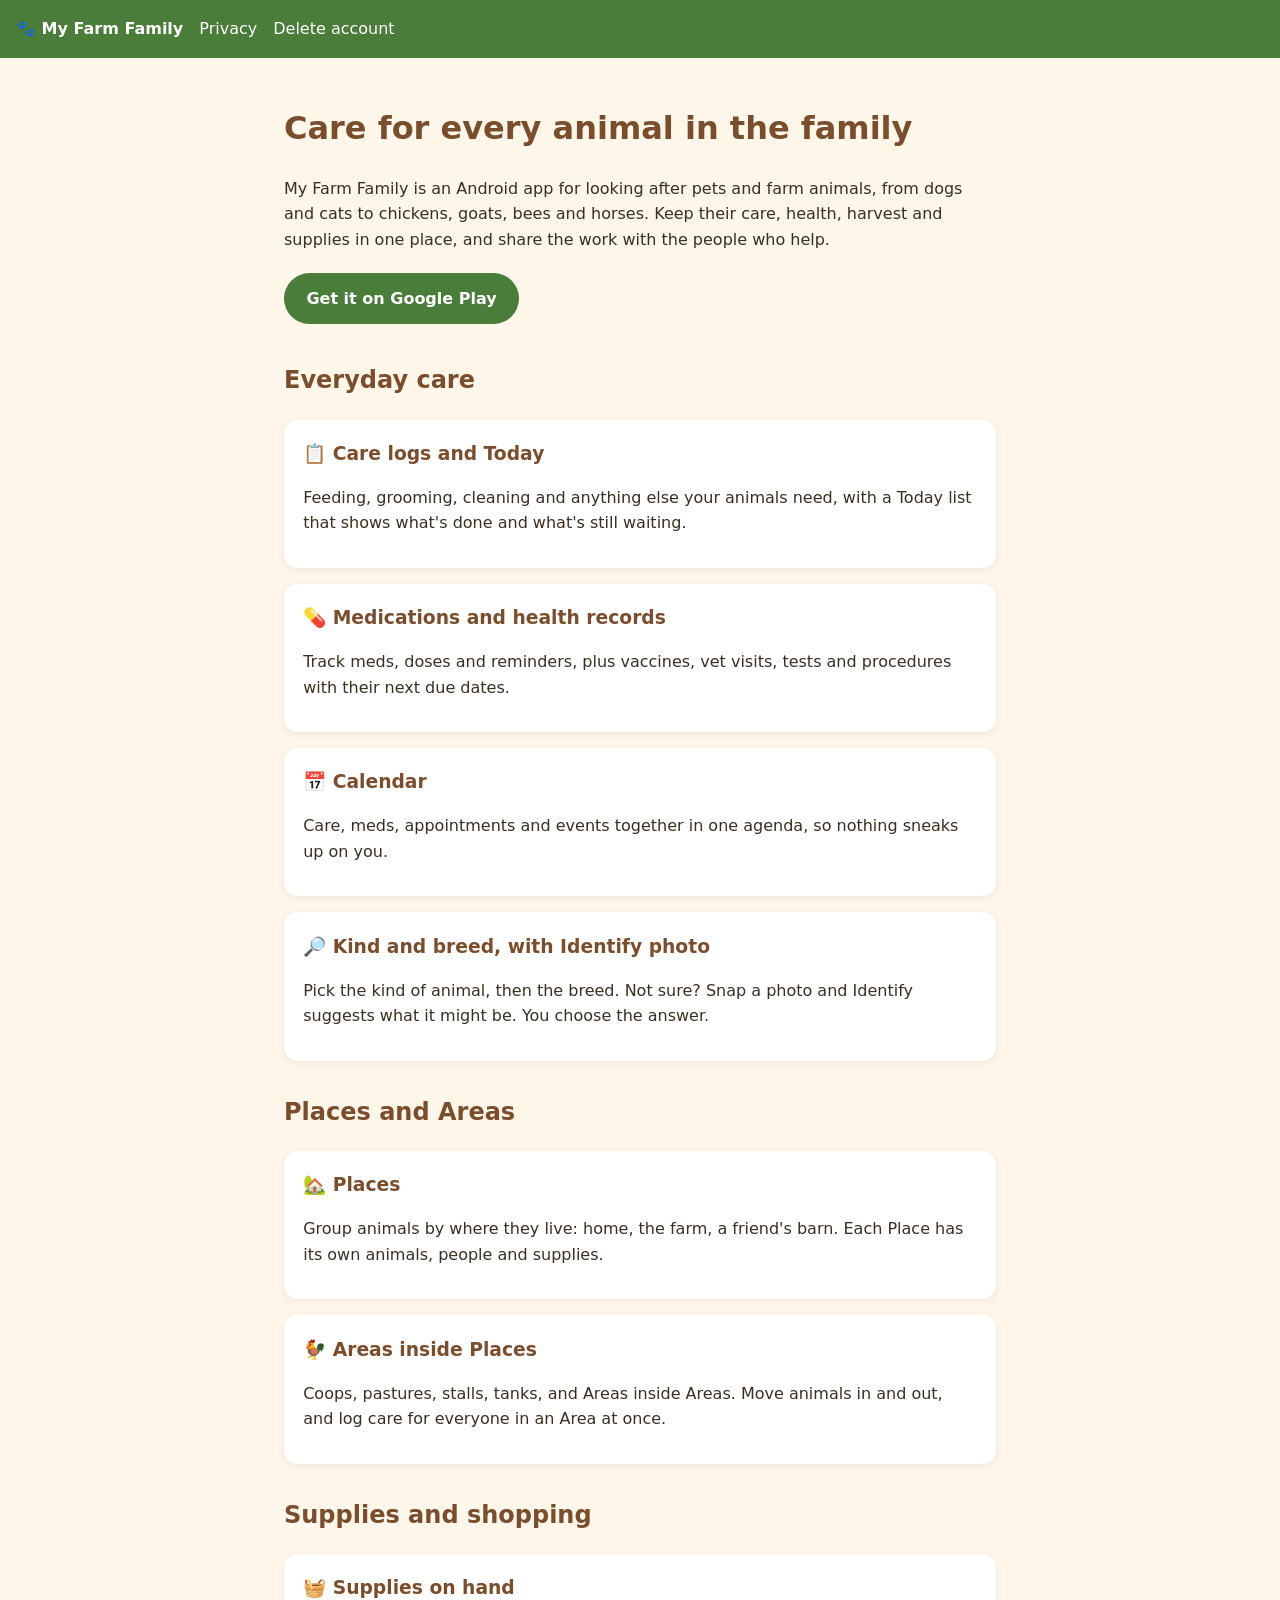
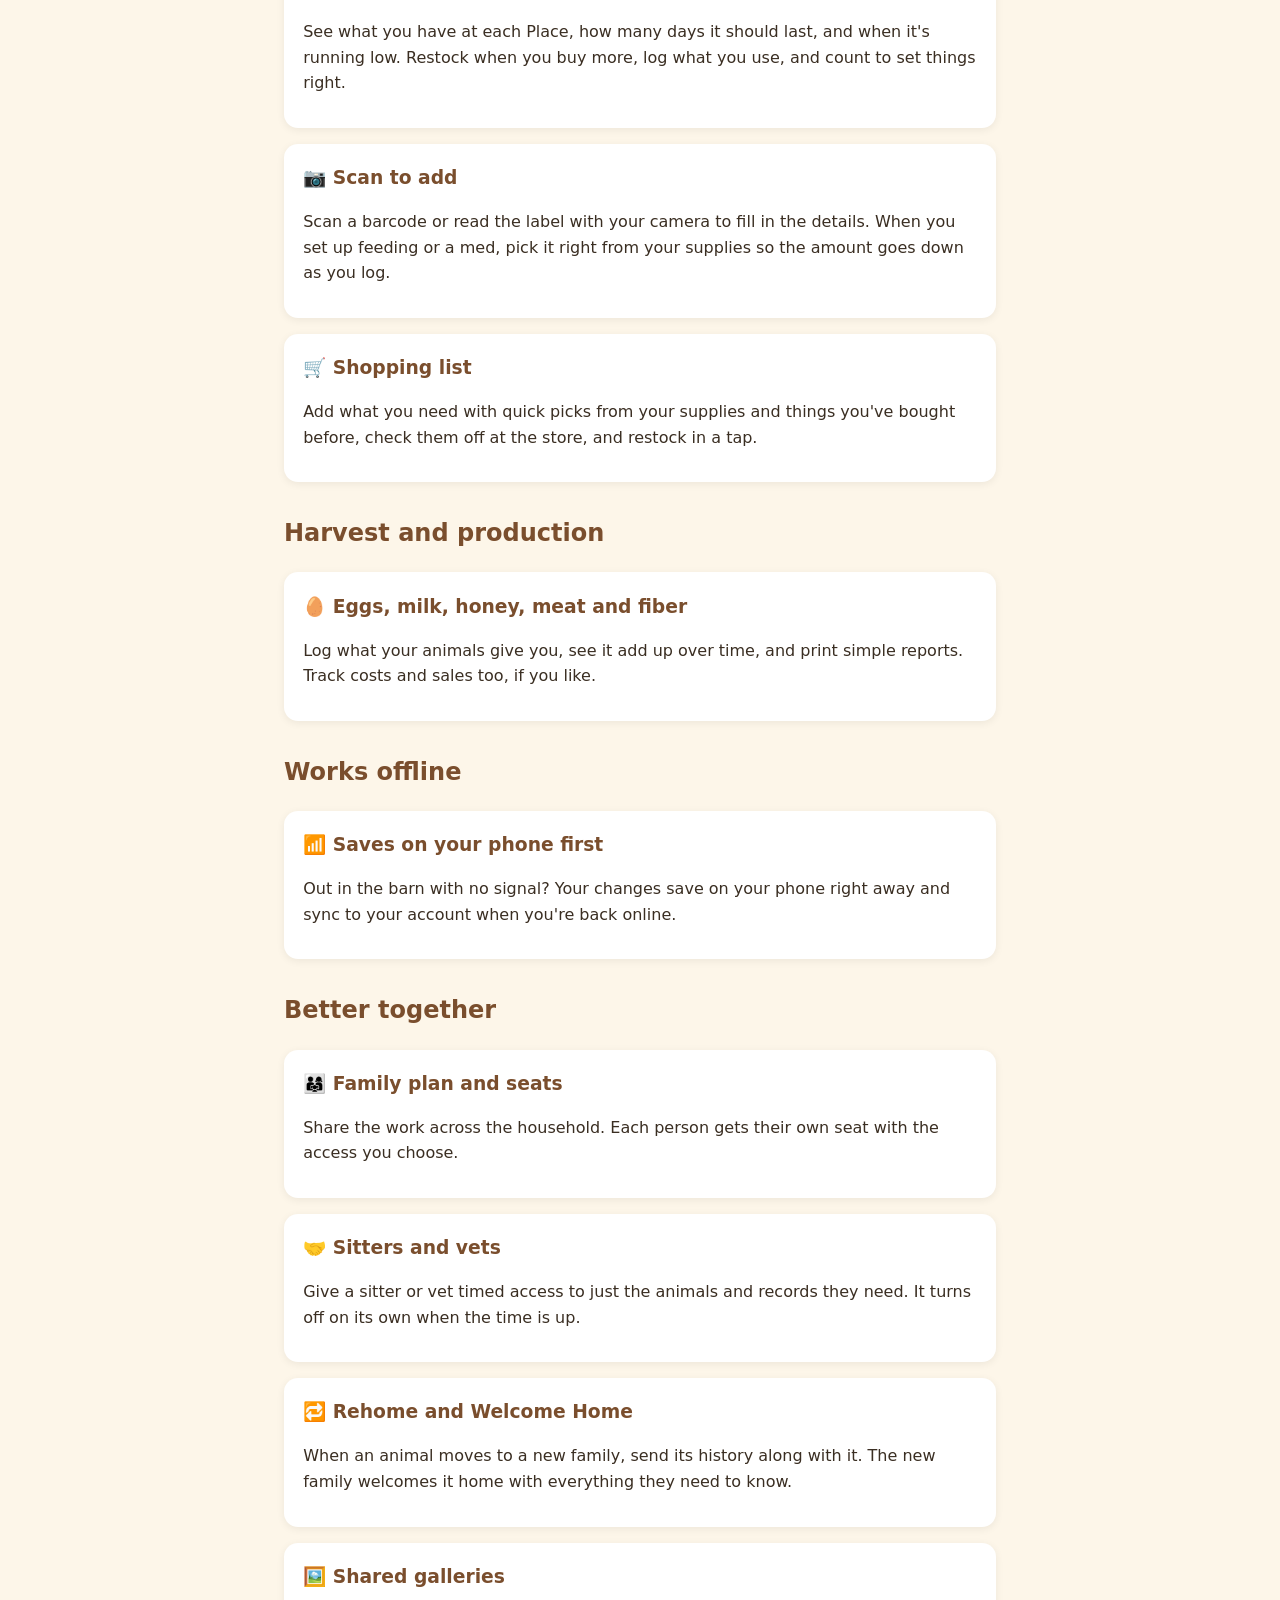
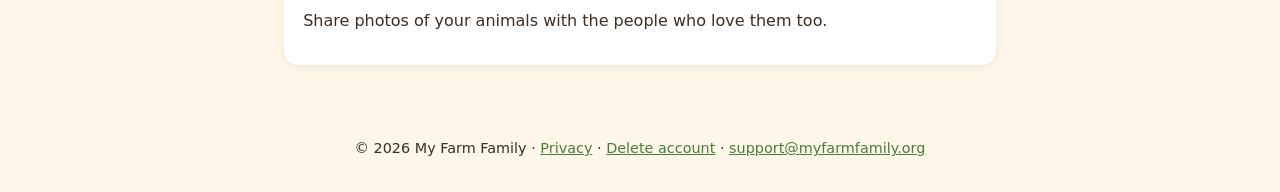
<file: index.html>
<!doctype html><html lang="en"><head><meta charset="utf-8"><meta name="viewport" content="width=device-width,initial-scale=1"><link rel="stylesheet" href="/style.css"><title>My Farm Family – pet & farm animal care</title><meta name="description" content="Care, meds, harvest and supplies for pets and farm animals. Works offline, syncs when you're back, and shares with family, sitters and vets."></head><body><header><a href="/">🐾 My Farm Family</a><nav style="display:inline"><a href="/privacy/">Privacy</a><a href="/delete-account/">Delete account</a></nav></header><main>
<h1>Care for every animal in the family</h1><p>My Farm Family is an Android app for looking after pets and farm animals, from dogs and cats to chickens, goats, bees and horses. Keep their care, health, harvest and supplies in one place, and share the work with the people who help.</p>
<p><a class="btn" href="https://play.google.com/store/apps/details?id=family.myfarm.app">Get it on Google Play</a></p>

<h2>Everyday care</h2>
<div class="card"><h3>📋 Care logs and Today</h3><p>Feeding, grooming, cleaning and anything else your animals need, with a Today list that shows what's done and what's still waiting.</p></div>
<div class="card"><h3>💊 Medications and health records</h3><p>Track meds, doses and reminders, plus vaccines, vet visits, tests and procedures with their next due dates.</p></div>
<div class="card"><h3>📅 Calendar</h3><p>Care, meds, appointments and events together in one agenda, so nothing sneaks up on you.</p></div>
<div class="card"><h3>🔎 Kind and breed, with Identify photo</h3><p>Pick the kind of animal, then the breed. Not sure? Snap a photo and Identify suggests what it might be. You choose the answer.</p></div>

<h2>Places and Areas</h2>
<div class="card"><h3>🏡 Places</h3><p>Group animals by where they live: home, the farm, a friend's barn. Each Place has its own animals, people and supplies.</p></div>
<div class="card"><h3>🐓 Areas inside Places</h3><p>Coops, pastures, stalls, tanks, and Areas inside Areas. Move animals in and out, and log care for everyone in an Area at once.</p></div>

<h2>Supplies and shopping</h2>
<div class="card"><h3>🧺 Supplies on hand</h3><p>See what you have at each Place, how many days it should last, and when it's running low. Restock when you buy more, log what you use, and count to set things right.</p></div>
<div class="card"><h3>📷 Scan to add</h3><p>Scan a barcode or read the label with your camera to fill in the details. When you set up feeding or a med, pick it right from your supplies so the amount goes down as you log.</p></div>
<div class="card"><h3>🛒 Shopping list</h3><p>Add what you need with quick picks from your supplies and things you've bought before, check them off at the store, and restock in a tap.</p></div>

<h2>Harvest and production</h2>
<div class="card"><h3>🥚 Eggs, milk, honey, meat and fiber</h3><p>Log what your animals give you, see it add up over time, and print simple reports. Track costs and sales too, if you like.</p></div>

<h2>Works offline</h2>
<div class="card"><h3>📶 Saves on your phone first</h3><p>Out in the barn with no signal? Your changes save on your phone right away and sync to your account when you're back online.</p></div>

<h2>Better together</h2>
<div class="card"><h3>👨‍👩‍👧 Family plan and seats</h3><p>Share the work across the household. Each person gets their own seat with the access you choose.</p></div>
<div class="card"><h3>🤝 Sitters and vets</h3><p>Give a sitter or vet timed access to just the animals and records they need. It turns off on its own when the time is up.</p></div>
<div class="card"><h3>🔁 Rehome and Welcome Home</h3><p>When an animal moves to a new family, send its history along with it. The new family welcomes it home with everything they need to know.</p></div>
<div class="card"><h3>🖼️ Shared galleries</h3><p>Share photos of your animals with the people who love them too.</p></div>
</main><footer>© 2026 My Farm Family · <a href="/privacy/">Privacy</a> · <a href="/delete-account/">Delete account</a> · <a href="mailto:support@myfarmfamily.org">support@myfarmfamily.org</a></footer></body></html>
</file>
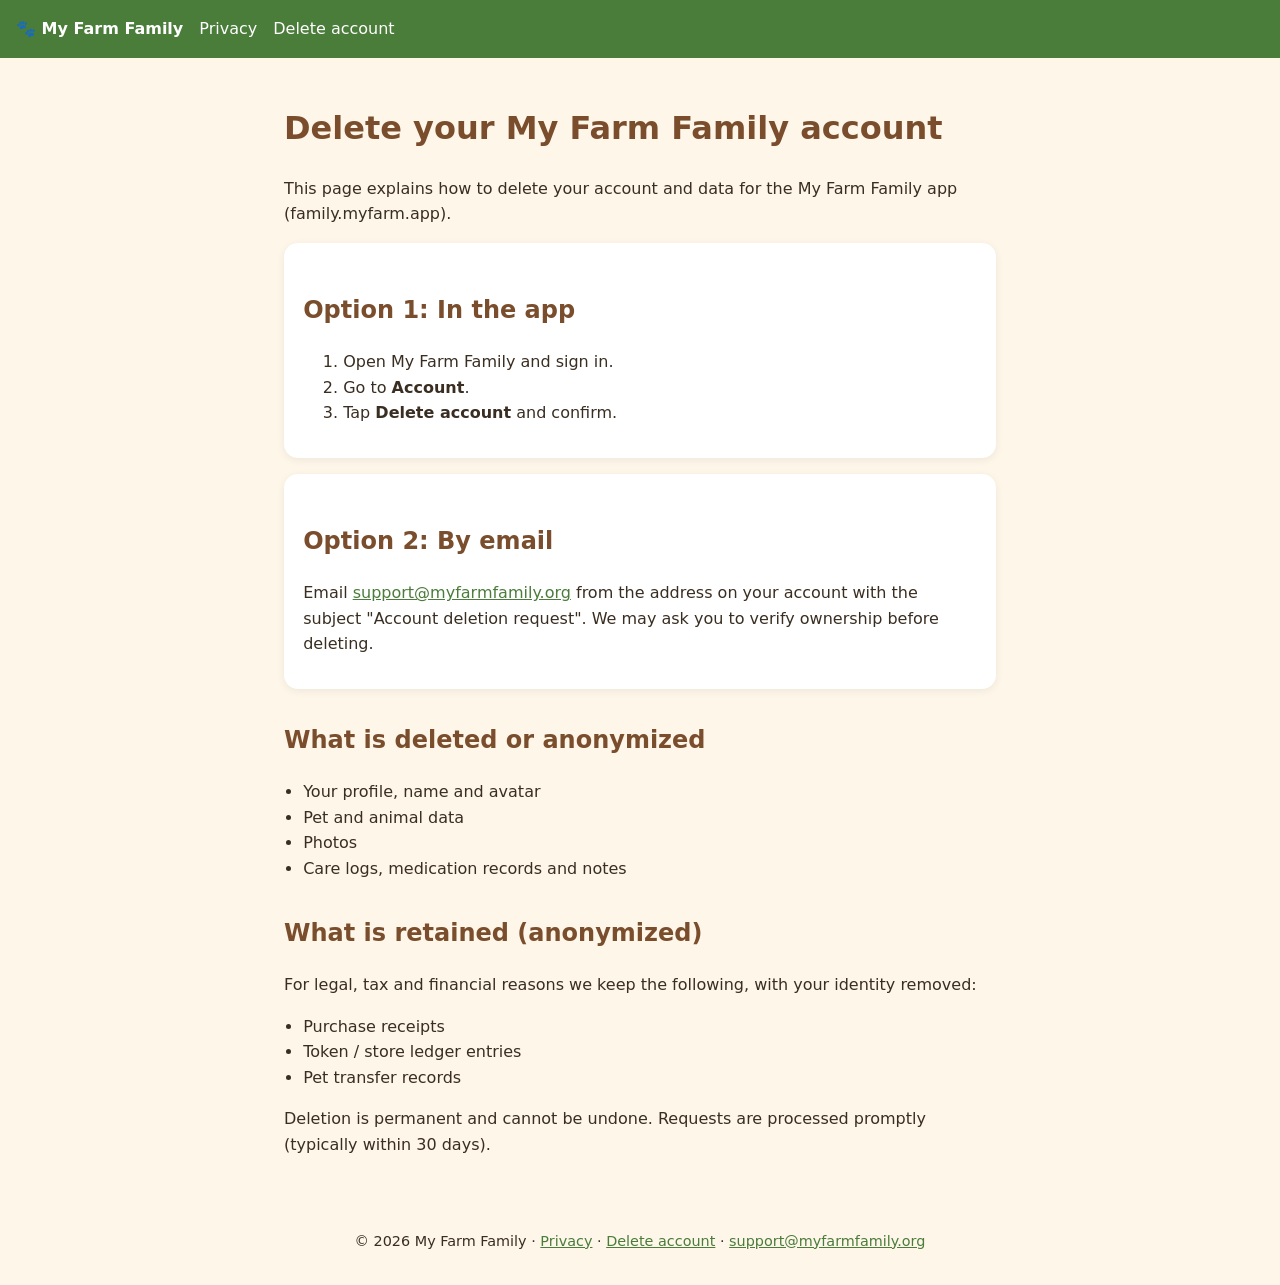
<file: delete-account/index.html>
<!doctype html><html lang="en"><head><meta charset="utf-8"><meta name="viewport" content="width=device-width,initial-scale=1"><link rel="stylesheet" href="/style.css"><title>Delete your account – My Farm Family</title></head><body><header><a href="/">🐾 My Farm Family</a><nav style="display:inline"><a href="/privacy/">Privacy</a><a href="/delete-account/">Delete account</a></nav></header><main>
<h1>Delete your My Farm Family account</h1><p>This page explains how to delete your account and data for the My Farm Family app (family.myfarm.app).</p>
<div class="card"><h2>Option 1: In the app</h2><ol><li>Open My Farm Family and sign in.</li><li>Go to <b>Account</b>.</li><li>Tap <b>Delete account</b> and confirm.</li></ol></div>
<div class="card"><h2>Option 2: By email</h2><p>Email <a href="mailto:support@myfarmfamily.org?subject=Account%20deletion%20request">support@myfarmfamily.org</a> from the address on your account with the subject "Account deletion request". We may ask you to verify ownership before deleting.</p></div>
<h2>What is deleted or anonymized</h2><ul><li>Your profile, name and avatar</li><li>Pet and animal data</li><li>Photos</li><li>Care logs, medication records and notes</li></ul>
<h2>What is retained (anonymized)</h2><p>For legal, tax and financial reasons we keep the following, with your identity removed:</p><ul><li>Purchase receipts</li><li>Token / store ledger entries</li><li>Pet transfer records</li></ul>
<p>Deletion is permanent and cannot be undone. Requests are processed promptly (typically within 30 days).</p>
</main><footer>© 2026 My Farm Family · <a href="/privacy/">Privacy</a> · <a href="/delete-account/">Delete account</a> · <a href="mailto:support@myfarmfamily.org">support@myfarmfamily.org</a></footer></body></html>
</file>
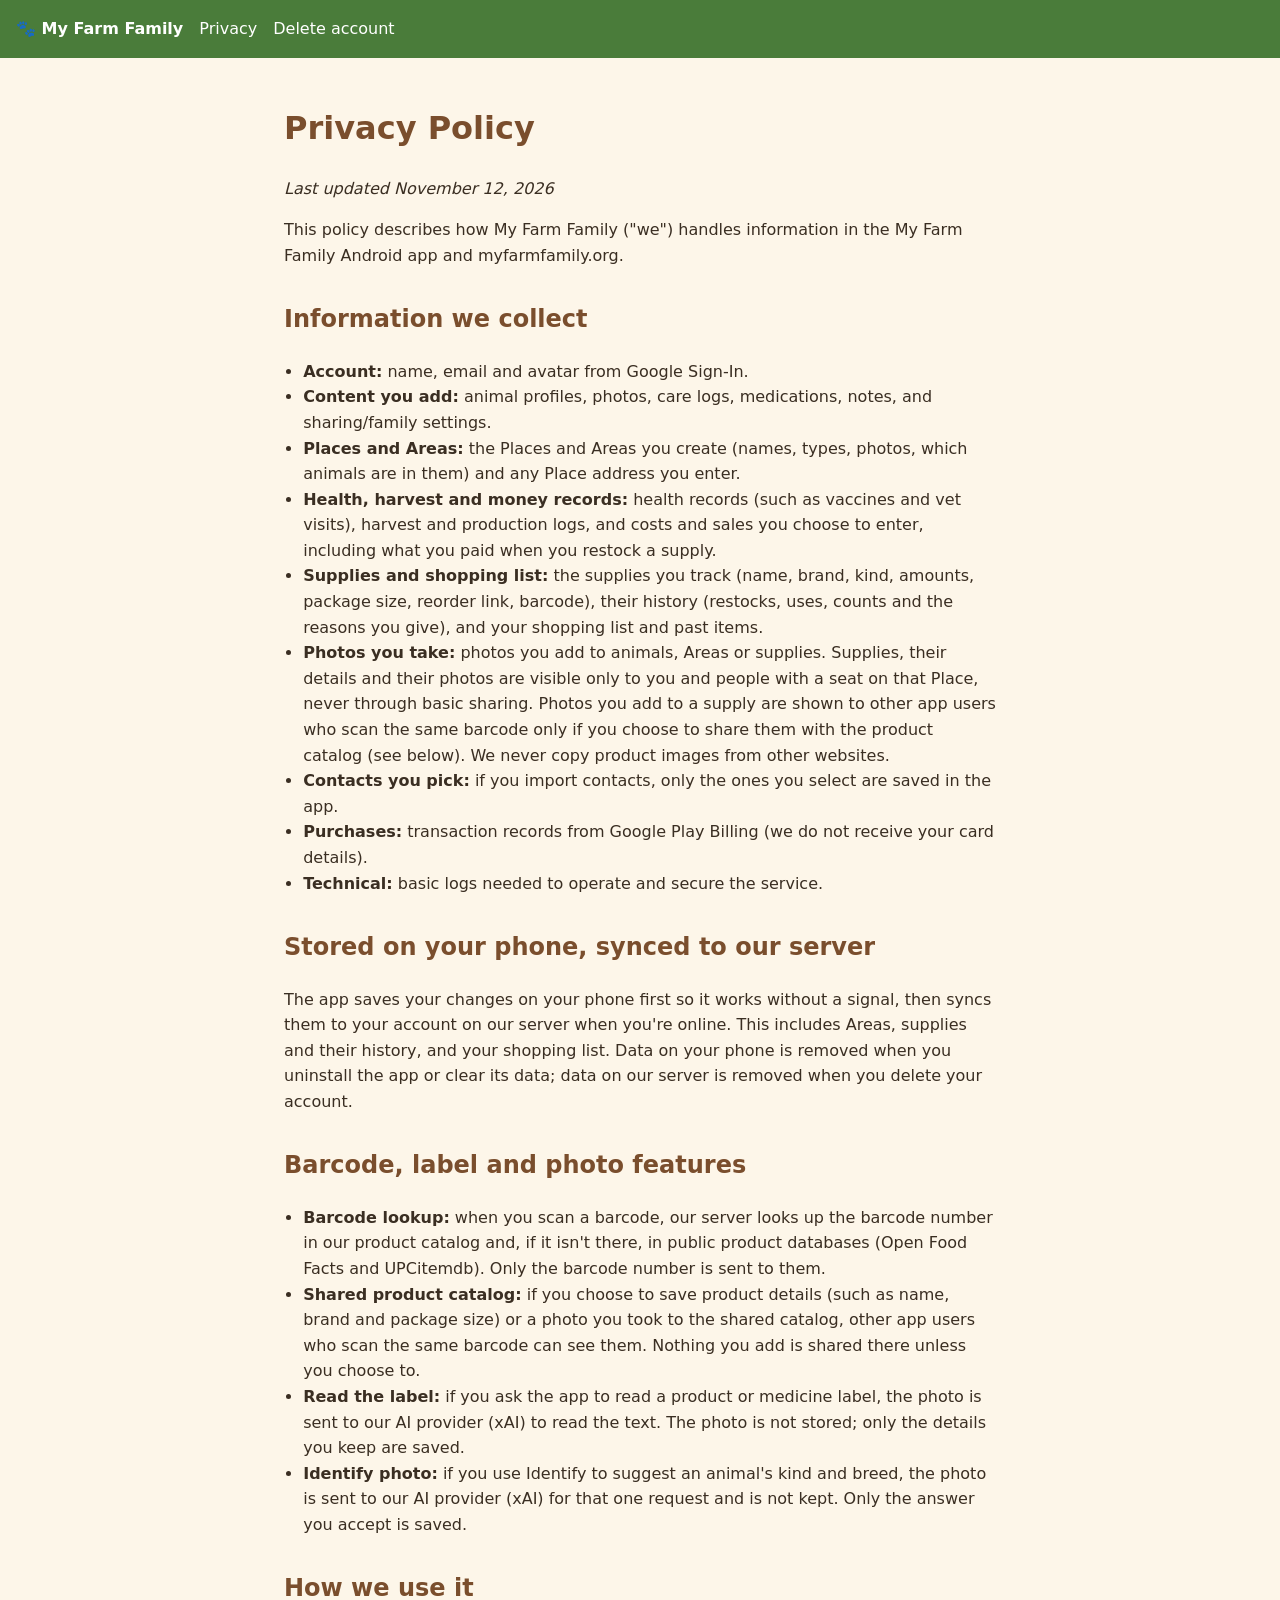
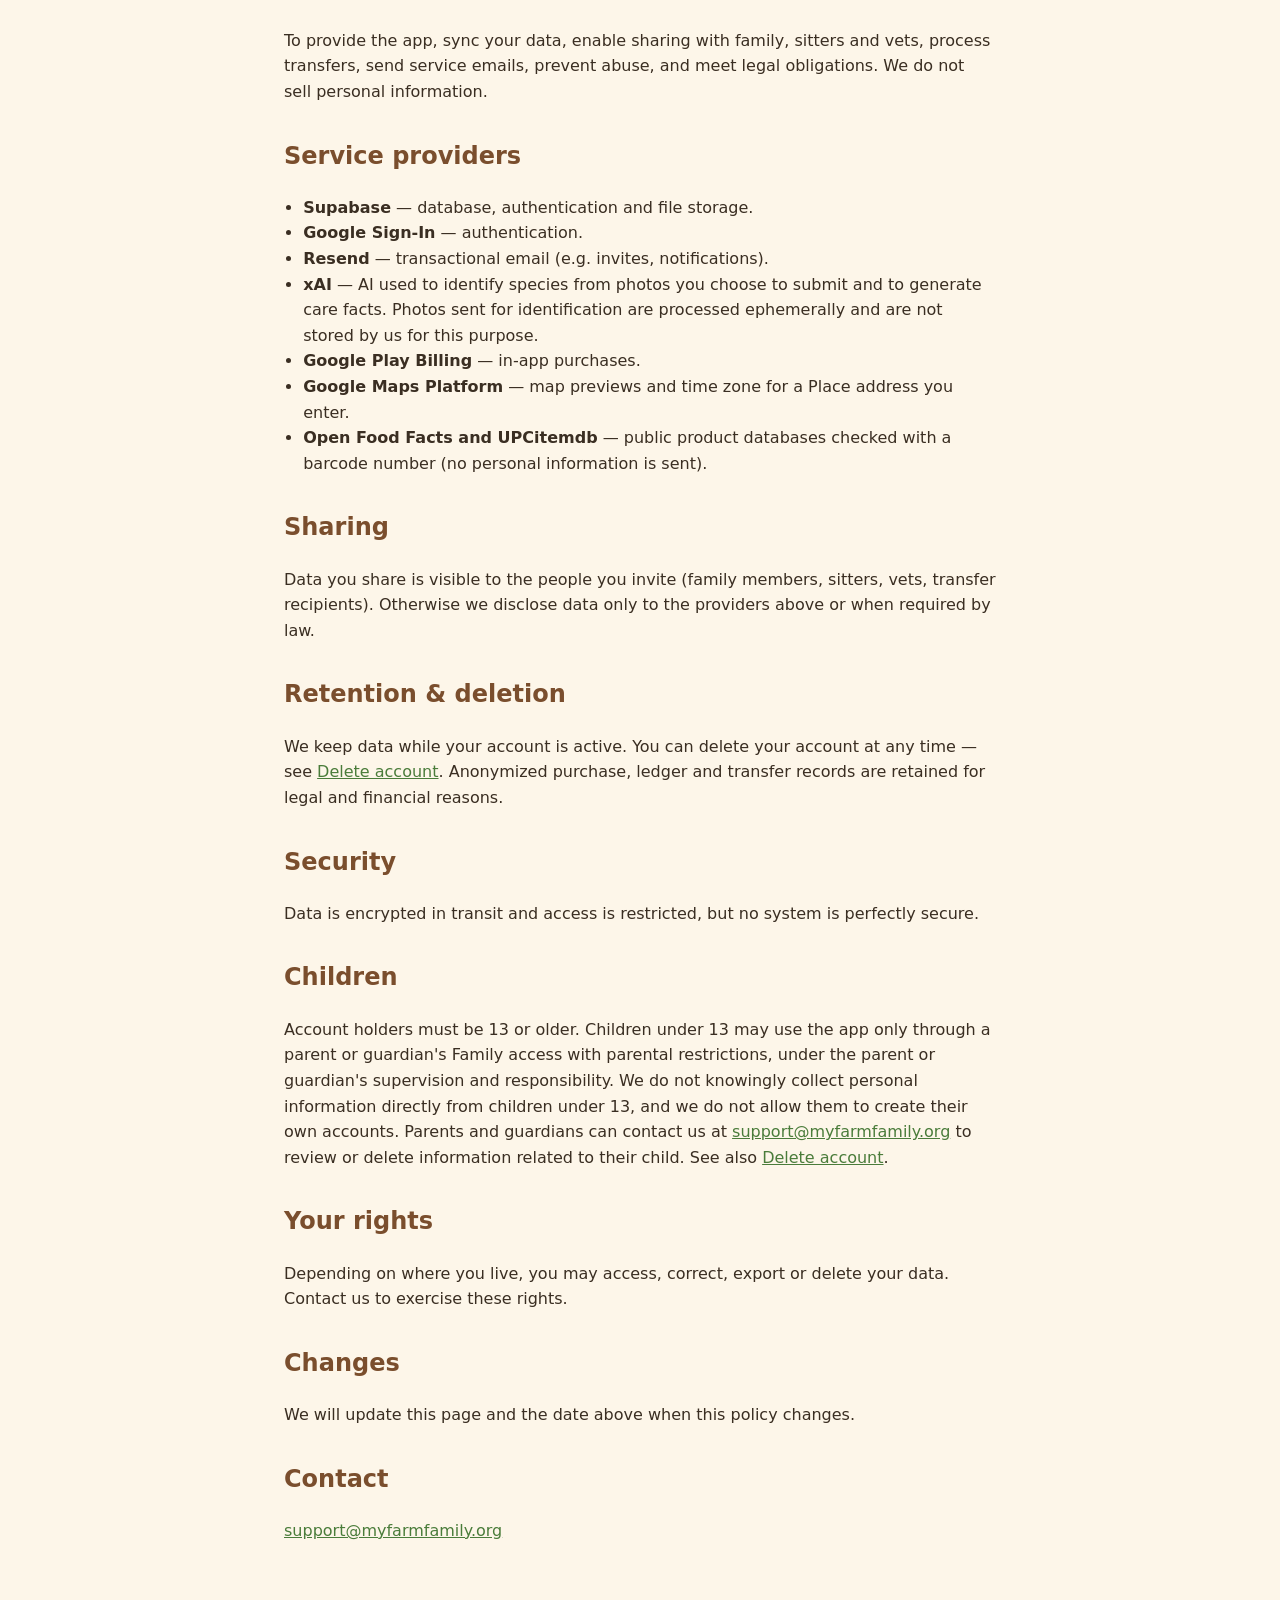
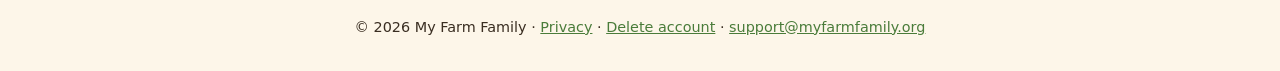
<file: privacy/index.html>
<!doctype html><html lang="en"><head><meta charset="utf-8"><meta name="viewport" content="width=device-width,initial-scale=1"><link rel="stylesheet" href="/style.css"><title>Privacy Policy – My Farm Family</title></head><body><header><a href="/">🐾 My Farm Family</a><nav style="display:inline"><a href="/privacy/">Privacy</a><a href="/delete-account/">Delete account</a></nav></header><main>
<h1>Privacy Policy</h1><p><i>Last updated November 12, 2026</i></p>
<!-- OWNER: review this policy (and with counsel if needed) before publishing. -->
<p>This policy describes how My Farm Family ("we") handles information in the My Farm Family Android app and myfarmfamily.org.</p>
<h2>Information we collect</h2><ul><li><b>Account:</b> name, email and avatar from Google Sign-In.</li><li><b>Content you add:</b> animal profiles, photos, care logs, medications, notes, and sharing/family settings.</li><li><b>Places and Areas:</b> the Places and Areas you create (names, types, photos, which animals are in them) and any Place address you enter.</li><li><b>Health, harvest and money records:</b> health records (such as vaccines and vet visits), harvest and production logs, and costs and sales you choose to enter, including what you paid when you restock a supply.</li><li><b>Supplies and shopping list:</b> the supplies you track (name, brand, kind, amounts, package size, reorder link, barcode), their history (restocks, uses, counts and the reasons you give), and your shopping list and past items.</li><li><b>Photos you take:</b> photos you add to animals, Areas or supplies. Supplies, their details and their photos are visible only to you and people with a seat on that Place, never through basic sharing. Photos you add to a supply are shown to other app users who scan the same barcode only if you choose to share them with the product catalog (see below). We never copy product images from other websites.</li><li><b>Contacts you pick:</b> if you import contacts, only the ones you select are saved in the app.</li><li><b>Purchases:</b> transaction records from Google Play Billing (we do not receive your card details).</li><li><b>Technical:</b> basic logs needed to operate and secure the service.</li></ul>
<h2>Stored on your phone, synced to our server</h2><p>The app saves your changes on your phone first so it works without a signal, then syncs them to your account on our server when you're online. This includes Areas, supplies and their history, and your shopping list. Data on your phone is removed when you uninstall the app or clear its data; data on our server is removed when you delete your account.</p>
<h2>Barcode, label and photo features</h2><ul><li><b>Barcode lookup:</b> when you scan a barcode, our server looks up the barcode number in our product catalog and, if it isn't there, in public product databases (Open Food Facts and UPCitemdb). Only the barcode number is sent to them.</li><li><b>Shared product catalog:</b> if you choose to save product details (such as name, brand and package size) or a photo you took to the shared catalog, other app users who scan the same barcode can see them. Nothing you add is shared there unless you choose to.</li><li><b>Read the label:</b> if you ask the app to read a product or medicine label, the photo is sent to our AI provider (xAI) to read the text. The photo is not stored; only the details you keep are saved.</li><li><b>Identify photo:</b> if you use Identify to suggest an animal's kind and breed, the photo is sent to our AI provider (xAI) for that one request and is not kept. Only the answer you accept is saved.</li></ul>
<h2>How we use it</h2><p>To provide the app, sync your data, enable sharing with family, sitters and vets, process transfers, send service emails, prevent abuse, and meet legal obligations. We do not sell personal information.</p>
<h2>Service providers</h2><ul>
<li><b>Supabase</b> — database, authentication and file storage.</li>
<li><b>Google Sign-In</b> — authentication.</li>
<li><b>Resend</b> — transactional email (e.g. invites, notifications).</li>
<li><b>xAI</b> — AI used to identify species from photos you choose to submit and to generate care facts. Photos sent for identification are processed ephemerally and are not stored by us for this purpose.</li>
<li><b>Google Play Billing</b> — in-app purchases.</li>
<li><b>Google Maps Platform</b> — map previews and time zone for a Place address you enter.</li>
<li><b>Open Food Facts and UPCitemdb</b> — public product databases checked with a barcode number (no personal information is sent).</li></ul>
<h2>Sharing</h2><p>Data you share is visible to the people you invite (family members, sitters, vets, transfer recipients). Otherwise we disclose data only to the providers above or when required by law.</p>
<h2>Retention & deletion</h2><p>We keep data while your account is active. You can delete your account at any time — see <a href="/delete-account/">Delete account</a>. Anonymized purchase, ledger and transfer records are retained for legal and financial reasons.</p>
<h2>Security</h2><p>Data is encrypted in transit and access is restricted, but no system is perfectly secure.</p>
<h2>Children</h2><p>Account holders must be 13 or older. Children under 13 may use the app only through a parent or guardian's Family access with parental restrictions, under the parent or guardian's supervision and responsibility. We do not knowingly collect personal information directly from children under 13, and we do not allow them to create their own accounts. Parents and guardians can contact us at <a href="mailto:support@myfarmfamily.org">support@myfarmfamily.org</a> to review or delete information related to their child. See also <a href="/delete-account/">Delete account</a>.</p>
<h2>Your rights</h2><p>Depending on where you live, you may access, correct, export or delete your data. Contact us to exercise these rights.</p>
<h2>Changes</h2><p>We will update this page and the date above when this policy changes.</p>
<h2>Contact</h2><p><a href="mailto:support@myfarmfamily.org">support@myfarmfamily.org</a></p>
</main><footer>© 2026 My Farm Family · <a href="/privacy/">Privacy</a> · <a href="/delete-account/">Delete account</a> · <a href="mailto:support@myfarmfamily.org">support@myfarmfamily.org</a></footer></body></html>
</file>
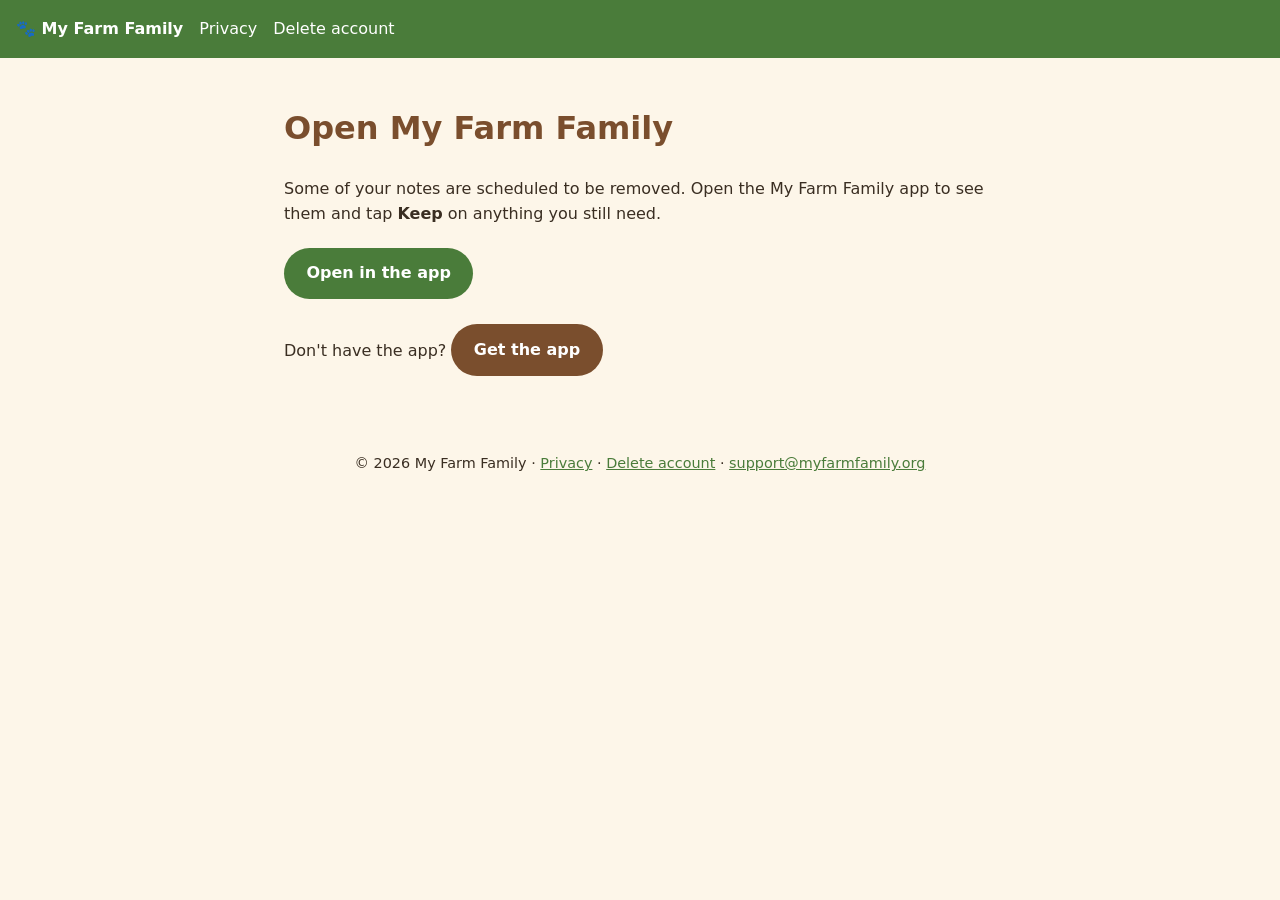
<file: notes/expiring/index.html>
<!doctype html><html lang="en"><head><meta charset="utf-8"><meta name="viewport" content="width=device-width,initial-scale=1"><link rel="stylesheet" href="/style.css"><title>Notes being removed – My Farm Family</title></head><body><header><a href="/">🐾 My Farm Family</a><nav style="display:inline"><a href="/privacy/">Privacy</a><a href="/delete-account/">Delete account</a></nav></header><main>
<h1>Open My Farm Family</h1><p>Some of your notes are scheduled to be removed. Open the My Farm Family app to see them and tap <b>Keep</b> on anything you still need.</p>
<p><a class="btn" id="open" href="myfarmfamily://notes/expiring">Open in the app</a></p>
<p>Don't have the app? <a class="btn alt" href="https://play.google.com/store/apps/details?id=family.myfarm.app">Get the app</a></p>
</main>
<script>
setTimeout(function(){location.href='myfarmfamily://notes/expiring'},300);
</script><footer>© 2026 My Farm Family · <a href="/privacy/">Privacy</a> · <a href="/delete-account/">Delete account</a> · <a href="mailto:support@myfarmfamily.org">support@myfarmfamily.org</a></footer></body></html>
</file>
<file: style.css>
:root{--g:#4a7c3a;--b:#7a4e2d;--c:#fdf6e9;--t:#3a2e22}
*{box-sizing:border-box}body{margin:0;font-family:system-ui,-apple-system,Segoe UI,Roboto,sans-serif;background:var(--c);color:var(--t);line-height:1.6}
header{background:var(--g);color:#fff;padding:1rem}header a{color:#fff;text-decoration:none;font-weight:700}nav a{margin-left:1rem;font-weight:400}
main{max-width:760px;margin:auto;padding:1.5rem}h1,h2,h3{color:var(--b)}h3{margin:.2rem 0 .3rem}h2{margin-top:2rem}a{color:var(--g)}
.btn{display:inline-block;background:var(--g);color:#fff!important;padding:.8rem 1.4rem;border-radius:999px;text-decoration:none;font-weight:700;margin:.3rem 0}
.btn.alt{background:var(--b)}.card{background:#fff;border-radius:14px;padding:1rem 1.2rem;margin:1rem 0;box-shadow:0 2px 8px #0001}
footer{text-align:center;padding:2rem;font-size:.9rem}ul{padding-left:1.2rem}
</file>
